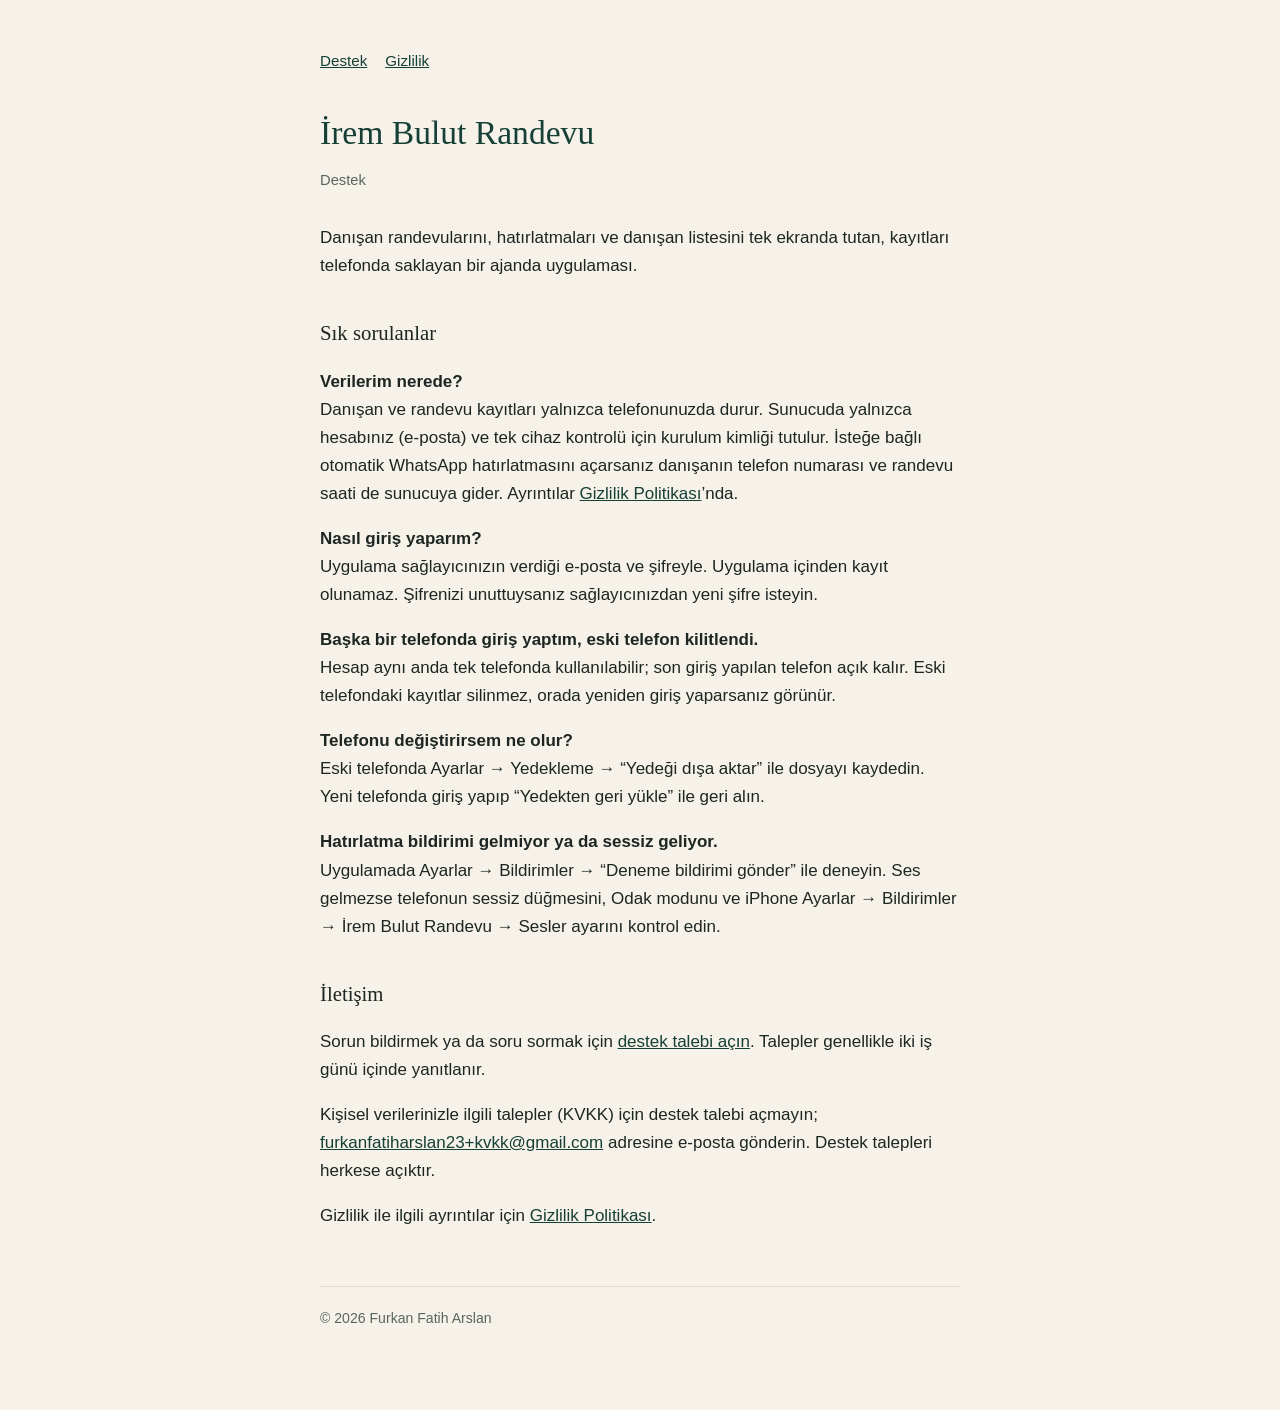
<file: index.html>
<!doctype html>
<html lang="tr"><head><meta charset="utf-8"><meta name="viewport" content="width=device-width,initial-scale=1">
<title>Destek · İrem Bulut Randevu</title><link rel="stylesheet" href="style.css"></head>
<body><main>
<nav><a href="./">Destek</a><a href="gizlilik.html">Gizlilik</a></nav>
<h1>İrem Bulut Randevu</h1>
<p class="meta">Destek</p>
<p>Danışan randevularını, hatırlatmaları ve danışan listesini tek ekranda tutan, kayıtları telefonda saklayan bir ajanda uygulaması.</p>

<h2>Sık sorulanlar</h2>
<p><strong>Verilerim nerede?</strong><br>Danışan ve randevu kayıtları yalnızca telefonunuzda durur. Sunucuda yalnızca hesabınız (e-posta) ve tek cihaz kontrolü için kurulum kimliği tutulur. İsteğe bağlı otomatik WhatsApp hatırlatmasını açarsanız danışanın telefon numarası ve randevu saati de sunucuya gider. Ayrıntılar <a href="gizlilik.html">Gizlilik Politikası</a>’nda.</p>
<p><strong>Nasıl giriş yaparım?</strong><br>Uygulama sağlayıcınızın verdiği e-posta ve şifreyle. Uygulama içinden kayıt olunamaz. Şifrenizi unuttuysanız sağlayıcınızdan yeni şifre isteyin.</p>
<p><strong>Başka bir telefonda giriş yaptım, eski telefon kilitlendi.</strong><br>Hesap aynı anda tek telefonda kullanılabilir; son giriş yapılan telefon açık kalır. Eski telefondaki kayıtlar silinmez, orada yeniden giriş yaparsanız görünür.</p>
<p><strong>Telefonu değiştirirsem ne olur?</strong><br>Eski telefonda Ayarlar → Yedekleme → “Yedeği dışa aktar” ile dosyayı kaydedin. Yeni telefonda giriş yapıp “Yedekten geri yükle” ile geri alın.</p>
<p><strong>Hatırlatma bildirimi gelmiyor ya da sessiz geliyor.</strong><br>Uygulamada Ayarlar → Bildirimler → “Deneme bildirimi gönder” ile deneyin. Ses gelmezse telefonun sessiz düğmesini, Odak modunu ve iPhone Ayarlar → Bildirimler → İrem Bulut Randevu → Sesler ayarını kontrol edin.</p>

<h2>İletişim</h2>
<p>Sorun bildirmek ya da soru sormak için <a href="https://github.com/furkanfatiharslan23-ops/irem-bulut-randevu/issues/new">destek talebi açın</a>. Talepler genellikle iki iş günü içinde yanıtlanır.</p>
<p>Kişisel verilerinizle ilgili talepler (KVKK) için destek talebi açmayın; <a href="mailto:furkanfatiharslan23+kvkk@gmail.com">furkanfatiharslan23+kvkk@gmail.com</a> adresine e-posta gönderin. Destek talepleri herkese açıktır.</p>
<p>Gizlilik ile ilgili ayrıntılar için <a href="gizlilik.html">Gizlilik Politikası</a>.</p>
<footer>© 2026 Furkan Fatih Arslan</footer>
</main></body></html>
</file>
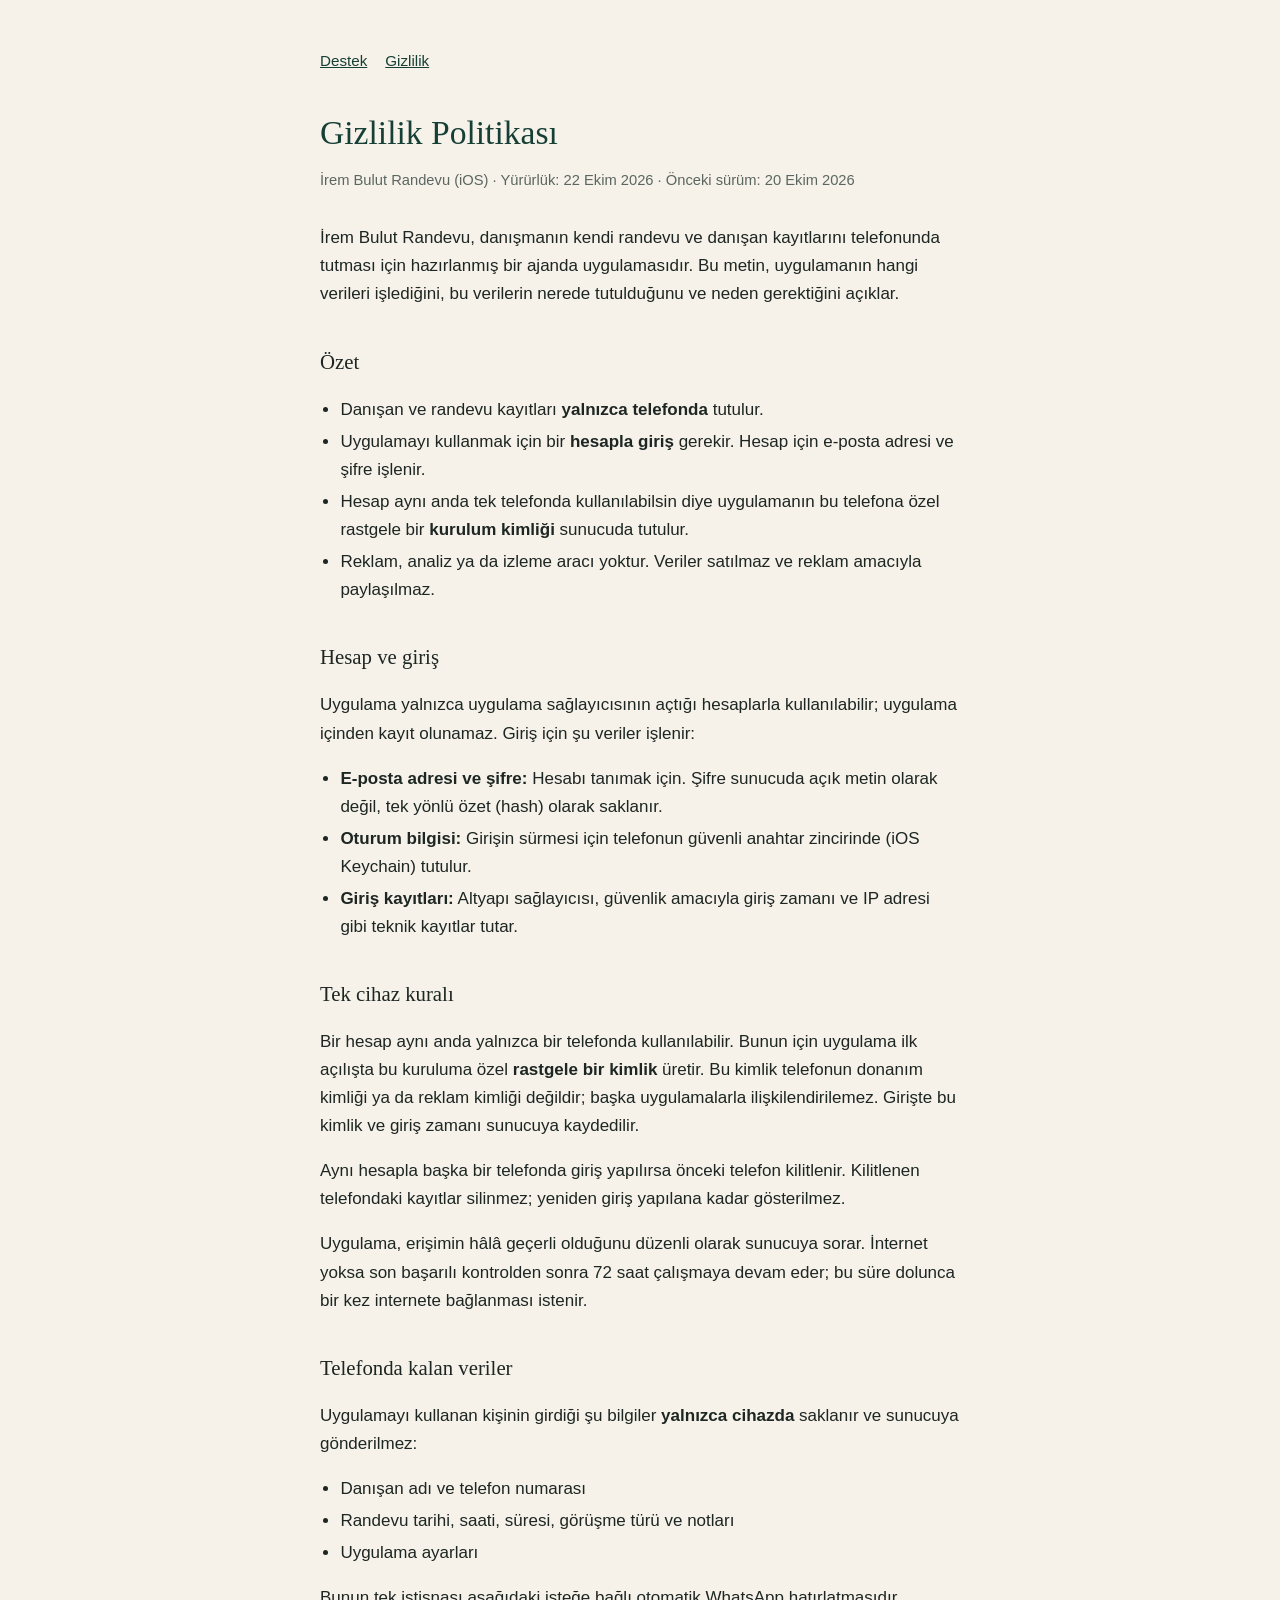
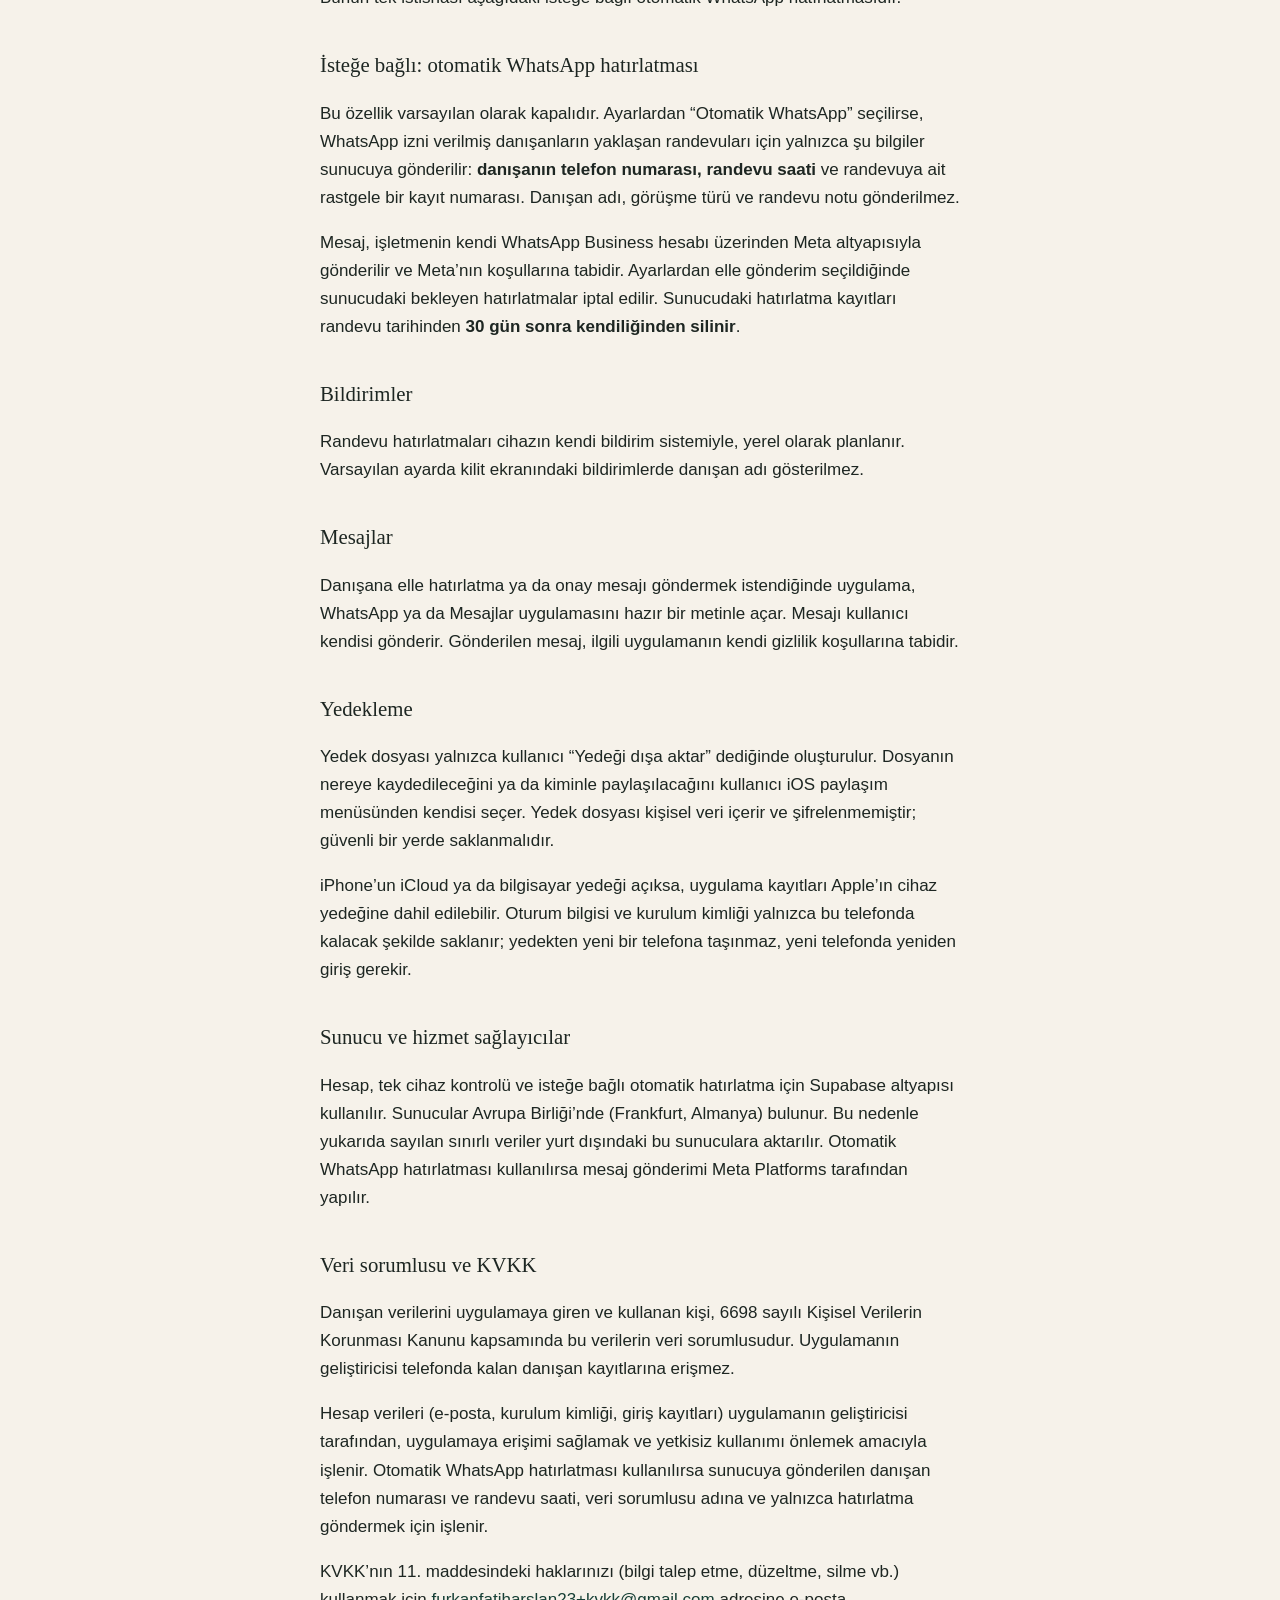
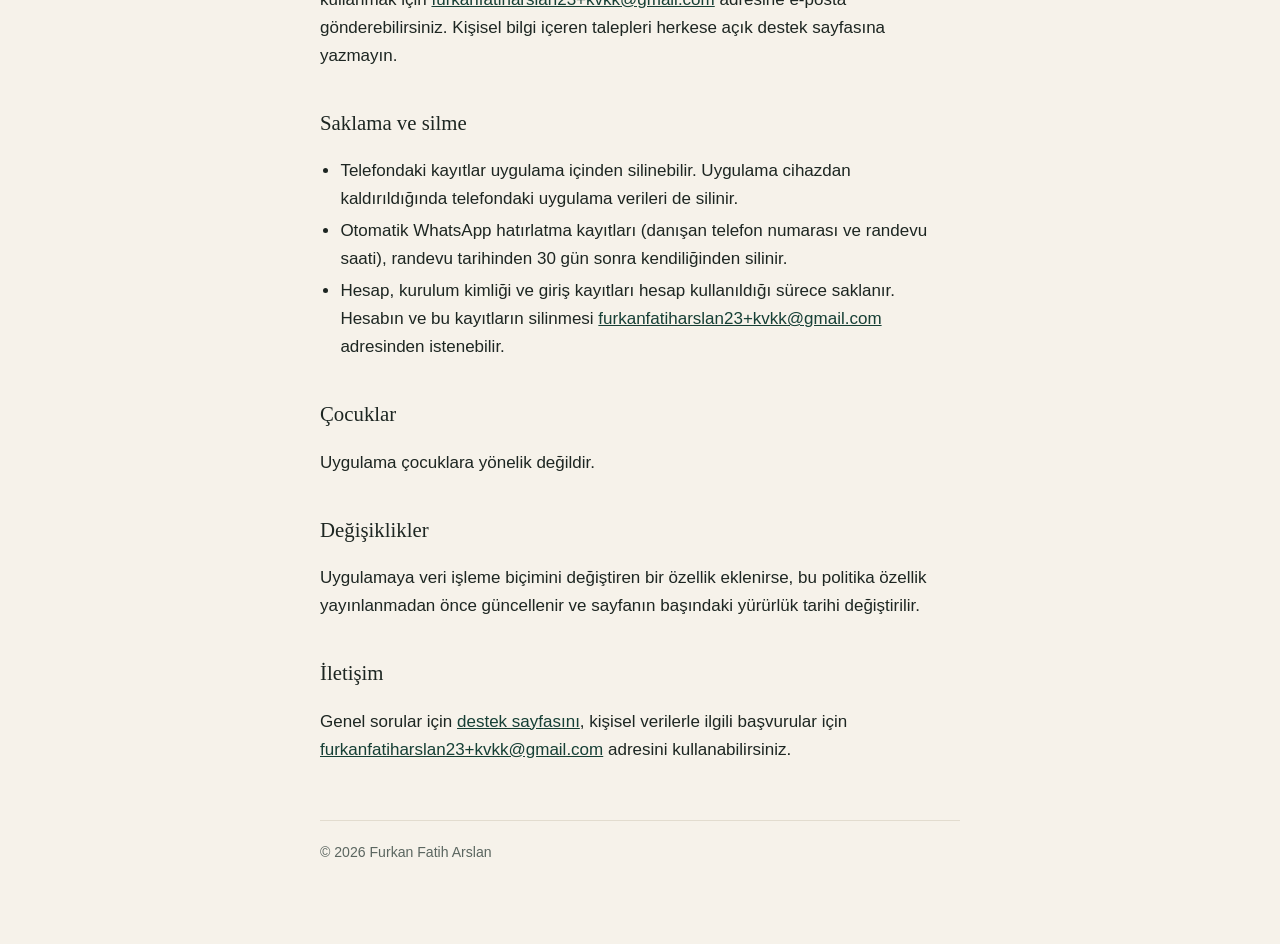
<file: gizlilik.html>
<!doctype html>
<html lang="tr"><head><meta charset="utf-8"><meta name="viewport" content="width=device-width,initial-scale=1">
<title>Gizlilik Politikası · İrem Bulut Randevu</title><link rel="stylesheet" href="style.css"></head>
<body><main>
<nav><a href="./">Destek</a><a href="gizlilik.html">Gizlilik</a></nav>
<h1>Gizlilik Politikası</h1>
<p class="meta">İrem Bulut Randevu (iOS) · Yürürlük: 22 Ekim 2026 · Önceki sürüm: 20 Ekim 2026</p>

<p>İrem Bulut Randevu, danışmanın kendi randevu ve danışan kayıtlarını telefonunda tutması için hazırlanmış bir ajanda uygulamasıdır. Bu metin, uygulamanın hangi verileri işlediğini, bu verilerin nerede tutulduğunu ve neden gerektiğini açıklar.</p>

<h2>Özet</h2>
<ul>
<li>Danışan ve randevu kayıtları <strong>yalnızca telefonda</strong> tutulur.</li>
<li>Uygulamayı kullanmak için bir <strong>hesapla giriş</strong> gerekir. Hesap için e-posta adresi ve şifre işlenir.</li>
<li>Hesap aynı anda tek telefonda kullanılabilsin diye uygulamanın bu telefona özel rastgele bir <strong>kurulum kimliği</strong> sunucuda tutulur.</li>
<li>Reklam, analiz ya da izleme aracı yoktur. Veriler satılmaz ve reklam amacıyla paylaşılmaz.</li>
</ul>

<h2>Hesap ve giriş</h2>
<p>Uygulama yalnızca uygulama sağlayıcısının açtığı hesaplarla kullanılabilir; uygulama içinden kayıt olunamaz. Giriş için şu veriler işlenir:</p>
<ul>
<li><strong>E-posta adresi ve şifre:</strong> Hesabı tanımak için. Şifre sunucuda açık metin olarak değil, tek yönlü özet (hash) olarak saklanır.</li>
<li><strong>Oturum bilgisi:</strong> Girişin sürmesi için telefonun güvenli anahtar zincirinde (iOS Keychain) tutulur.</li>
<li><strong>Giriş kayıtları:</strong> Altyapı sağlayıcısı, güvenlik amacıyla giriş zamanı ve IP adresi gibi teknik kayıtlar tutar.</li>
</ul>

<h2>Tek cihaz kuralı</h2>
<p>Bir hesap aynı anda yalnızca bir telefonda kullanılabilir. Bunun için uygulama ilk açılışta bu kuruluma özel <strong>rastgele bir kimlik</strong> üretir. Bu kimlik telefonun donanım kimliği ya da reklam kimliği değildir; başka uygulamalarla ilişkilendirilemez. Girişte bu kimlik ve giriş zamanı sunucuya kaydedilir.</p>
<p>Aynı hesapla başka bir telefonda giriş yapılırsa önceki telefon kilitlenir. Kilitlenen telefondaki kayıtlar silinmez; yeniden giriş yapılana kadar gösterilmez.</p>
<p>Uygulama, erişimin hâlâ geçerli olduğunu düzenli olarak sunucuya sorar. İnternet yoksa son başarılı kontrolden sonra 72 saat çalışmaya devam eder; bu süre dolunca bir kez internete bağlanması istenir.</p>

<h2>Telefonda kalan veriler</h2>
<p>Uygulamayı kullanan kişinin girdiği şu bilgiler <strong>yalnızca cihazda</strong> saklanır ve sunucuya gönderilmez:</p>
<ul>
<li>Danışan adı ve telefon numarası</li>
<li>Randevu tarihi, saati, süresi, görüşme türü ve notları</li>
<li>Uygulama ayarları</li>
</ul>
<p>Bunun tek istisnası aşağıdaki isteğe bağlı otomatik WhatsApp hatırlatmasıdır.</p>

<h2>İsteğe bağlı: otomatik WhatsApp hatırlatması</h2>
<p>Bu özellik varsayılan olarak kapalıdır. Ayarlardan “Otomatik WhatsApp” seçilirse, WhatsApp izni verilmiş danışanların yaklaşan randevuları için yalnızca şu bilgiler sunucuya gönderilir: <strong>danışanın telefon numarası, randevu saati</strong> ve randevuya ait rastgele bir kayıt numarası. Danışan adı, görüşme türü ve randevu notu gönderilmez.</p>
<p>Mesaj, işletmenin kendi WhatsApp Business hesabı üzerinden Meta altyapısıyla gönderilir ve Meta’nın koşullarına tabidir. Ayarlardan elle gönderim seçildiğinde sunucudaki bekleyen hatırlatmalar iptal edilir. Sunucudaki hatırlatma kayıtları randevu tarihinden <strong>30 gün sonra kendiliğinden silinir</strong>.</p>

<h2>Bildirimler</h2>
<p>Randevu hatırlatmaları cihazın kendi bildirim sistemiyle, yerel olarak planlanır. Varsayılan ayarda kilit ekranındaki bildirimlerde danışan adı gösterilmez.</p>

<h2>Mesajlar</h2>
<p>Danışana elle hatırlatma ya da onay mesajı göndermek istendiğinde uygulama, WhatsApp ya da Mesajlar uygulamasını hazır bir metinle açar. Mesajı kullanıcı kendisi gönderir. Gönderilen mesaj, ilgili uygulamanın kendi gizlilik koşullarına tabidir.</p>

<h2>Yedekleme</h2>
<p>Yedek dosyası yalnızca kullanıcı “Yedeği dışa aktar” dediğinde oluşturulur. Dosyanın nereye kaydedileceğini ya da kiminle paylaşılacağını kullanıcı iOS paylaşım menüsünden kendisi seçer. Yedek dosyası kişisel veri içerir ve şifrelenmemiştir; güvenli bir yerde saklanmalıdır.</p>
<p>iPhone’un iCloud ya da bilgisayar yedeği açıksa, uygulama kayıtları Apple’ın cihaz yedeğine dahil edilebilir. Oturum bilgisi ve kurulum kimliği yalnızca bu telefonda kalacak şekilde saklanır; yedekten yeni bir telefona taşınmaz, yeni telefonda yeniden giriş gerekir.</p>

<h2>Sunucu ve hizmet sağlayıcılar</h2>
<p>Hesap, tek cihaz kontrolü ve isteğe bağlı otomatik hatırlatma için Supabase altyapısı kullanılır. Sunucular Avrupa Birliği’nde (Frankfurt, Almanya) bulunur. Bu nedenle yukarıda sayılan sınırlı veriler yurt dışındaki bu sunuculara aktarılır. Otomatik WhatsApp hatırlatması kullanılırsa mesaj gönderimi Meta Platforms tarafından yapılır.</p>

<h2>Veri sorumlusu ve KVKK</h2>
<p>Danışan verilerini uygulamaya giren ve kullanan kişi, 6698 sayılı Kişisel Verilerin Korunması Kanunu kapsamında bu verilerin veri sorumlusudur. Uygulamanın geliştiricisi telefonda kalan danışan kayıtlarına erişmez.</p>
<p>Hesap verileri (e-posta, kurulum kimliği, giriş kayıtları) uygulamanın geliştiricisi tarafından, uygulamaya erişimi sağlamak ve yetkisiz kullanımı önlemek amacıyla işlenir. Otomatik WhatsApp hatırlatması kullanılırsa sunucuya gönderilen danışan telefon numarası ve randevu saati, veri sorumlusu adına ve yalnızca hatırlatma göndermek için işlenir.</p>
<p>KVKK’nın 11. maddesindeki haklarınızı (bilgi talep etme, düzeltme, silme vb.) kullanmak için <a href="mailto:furkanfatiharslan23+kvkk@gmail.com">furkanfatiharslan23+kvkk@gmail.com</a> adresine e-posta gönderebilirsiniz. Kişisel bilgi içeren talepleri herkese açık destek sayfasına yazmayın.</p>

<h2>Saklama ve silme</h2>
<ul>
<li>Telefondaki kayıtlar uygulama içinden silinebilir. Uygulama cihazdan kaldırıldığında telefondaki uygulama verileri de silinir.</li>
<li>Otomatik WhatsApp hatırlatma kayıtları (danışan telefon numarası ve randevu saati), randevu tarihinden 30 gün sonra kendiliğinden silinir.</li>
<li>Hesap, kurulum kimliği ve giriş kayıtları hesap kullanıldığı sürece saklanır. Hesabın ve bu kayıtların silinmesi <a href="mailto:furkanfatiharslan23+kvkk@gmail.com">furkanfatiharslan23+kvkk@gmail.com</a> adresinden istenebilir.</li>
</ul>

<h2>Çocuklar</h2>
<p>Uygulama çocuklara yönelik değildir.</p>

<h2>Değişiklikler</h2>
<p>Uygulamaya veri işleme biçimini değiştiren bir özellik eklenirse, bu politika özellik yayınlanmadan önce güncellenir ve sayfanın başındaki yürürlük tarihi değiştirilir.</p>

<h2>İletişim</h2>
<p>Genel sorular için <a href="./">destek sayfasını</a>, kişisel verilerle ilgili başvurular için <a href="mailto:furkanfatiharslan23+kvkk@gmail.com">furkanfatiharslan23+kvkk@gmail.com</a> adresini kullanabilirsiniz.</p>
<footer>© 2026 Furkan Fatih Arslan</footer>
</main></body></html>
</file>
<file: style.css>
:root{--bg:#F6F2EA;--ink:#1d2622;--muted:#5b6660;--accent:#163F35;--line:#e2dccf}
@media (prefers-color-scheme:dark){:root{--bg:#121816;--ink:#ece8df;--muted:#a3aca6;--accent:#8cc5b1;--line:#2a332f}}
*{box-sizing:border-box}body{margin:0;background:var(--bg);color:var(--ink);font:17px/1.65 -apple-system,BlinkMacSystemFont,"Segoe UI",Roboto,sans-serif}
main{max-width:680px;margin:0 auto;padding:48px 20px 80px}
h1{font-family:Georgia,"Times New Roman",serif;font-weight:500;font-size:2.1rem;line-height:1.2;margin:0 0 6px;color:var(--accent)}
h2{font-family:Georgia,serif;font-weight:500;font-size:1.3rem;margin:36px 0 8px}
.meta{color:var(--muted);font-size:.92rem;margin-bottom:32px}
a{color:var(--accent)}nav{display:flex;gap:18px;margin-bottom:40px;font-size:.95rem}
ul{padding-left:1.2em}li{margin:4px 0}
footer{margin-top:56px;padding-top:20px;border-top:1px solid var(--line);color:var(--muted);font-size:.88rem}
</file>
